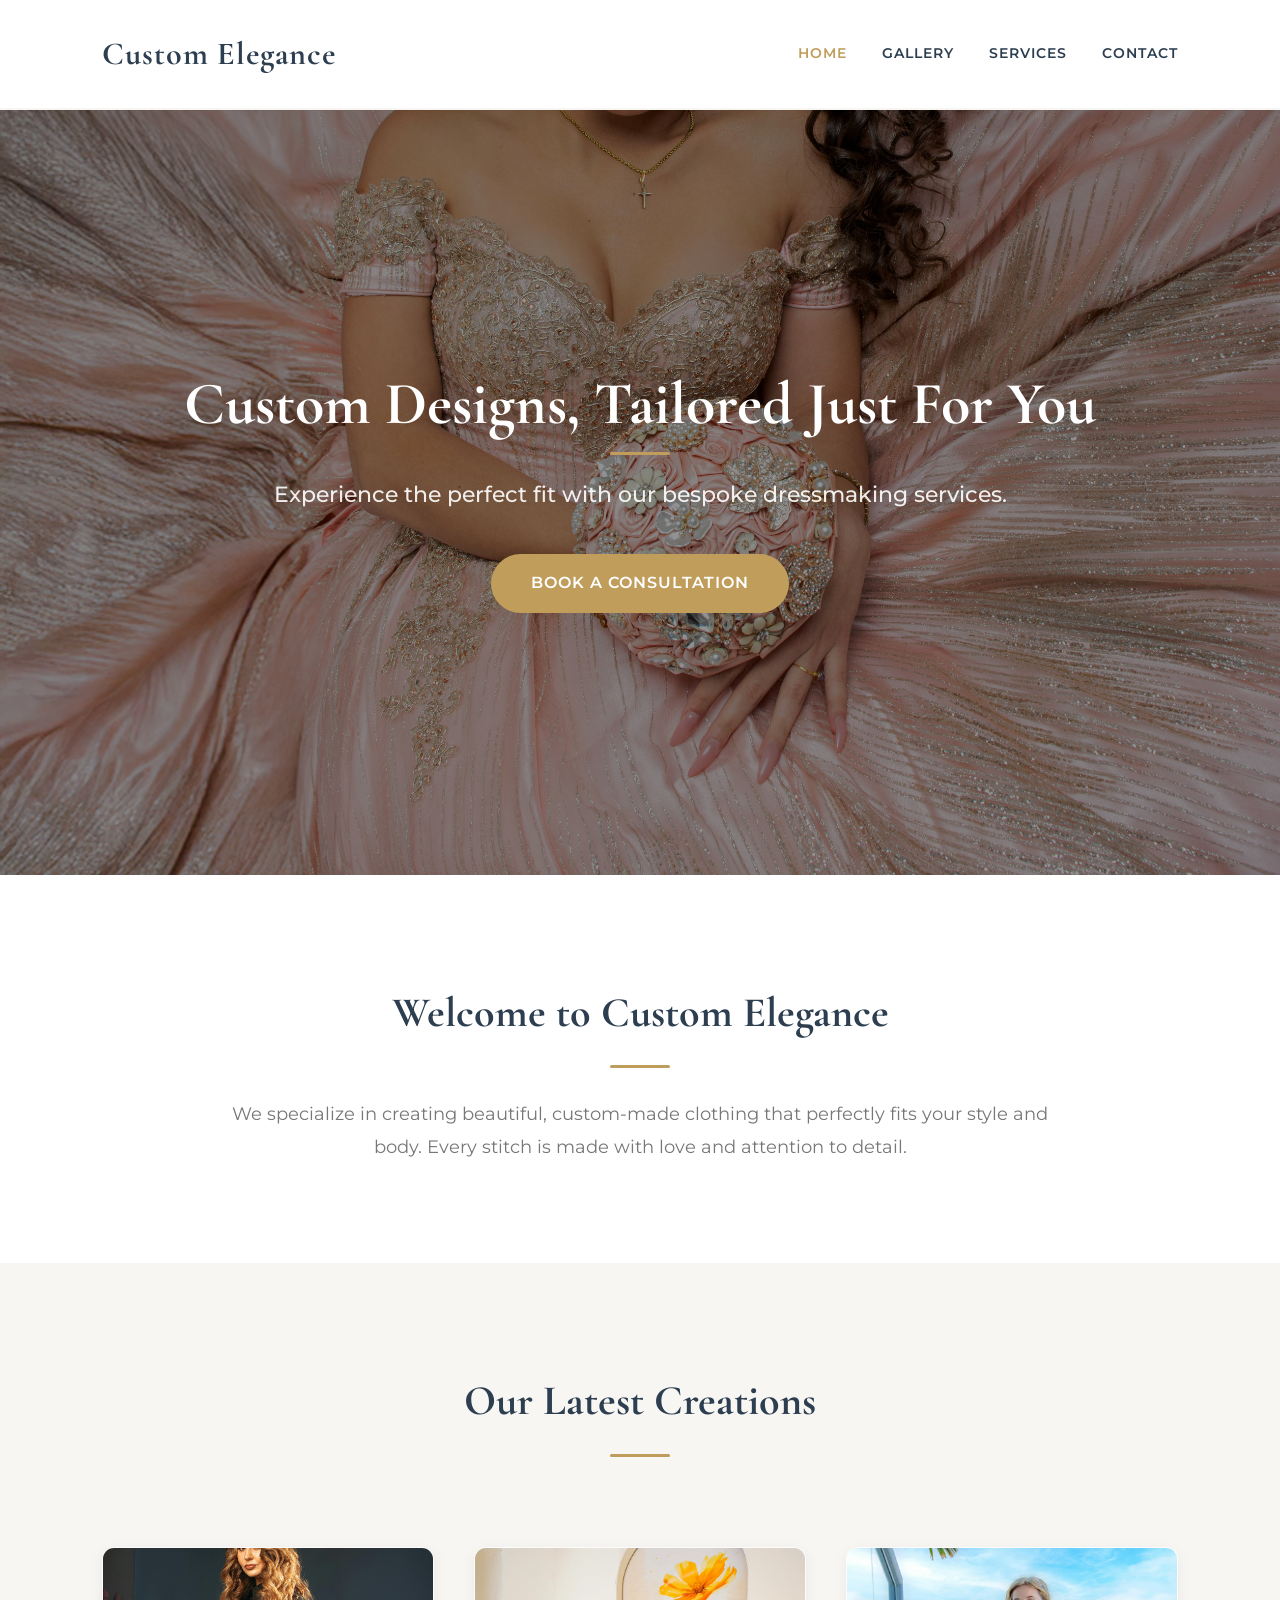
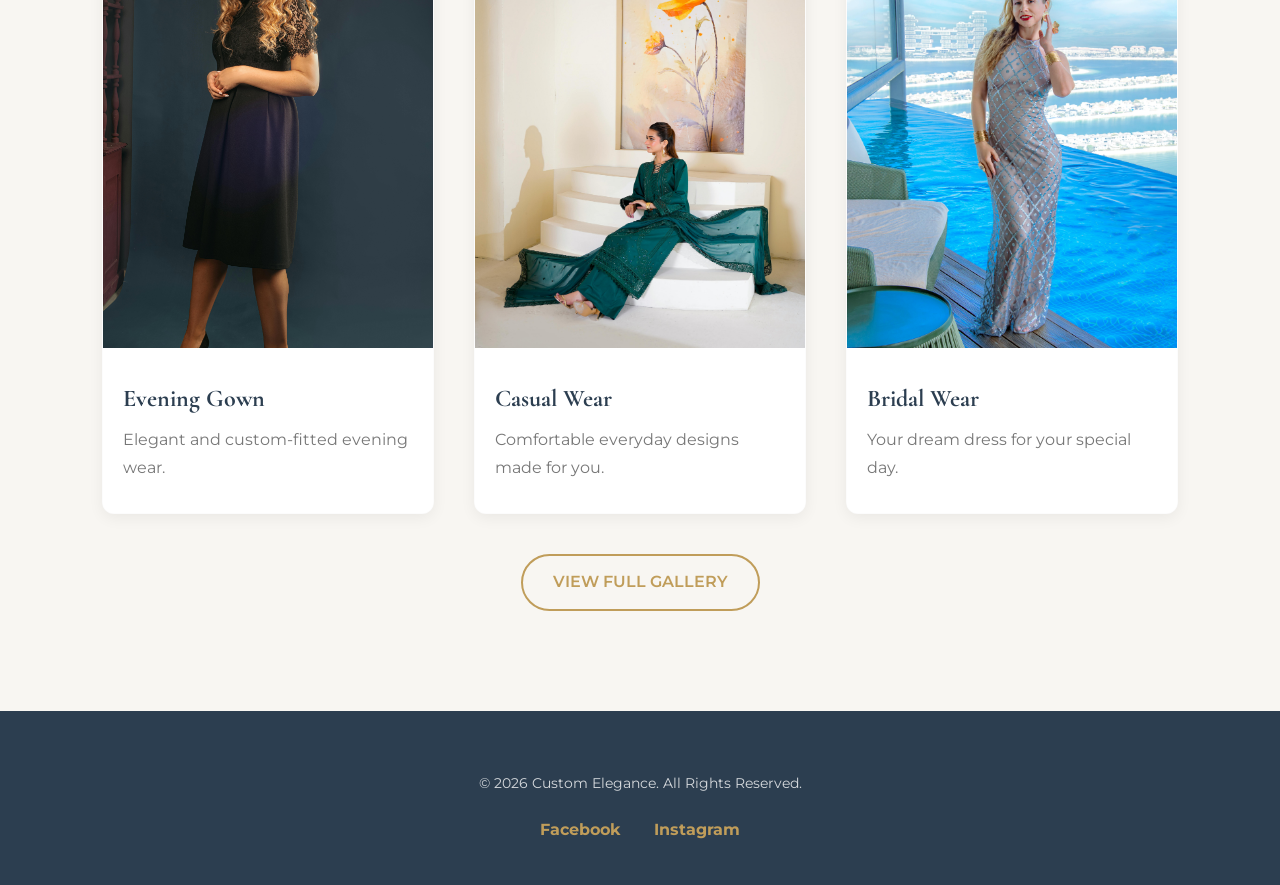
<file: index.html>
<!DOCTYPE html>
<html lang="en">
<head>
    <meta charset="UTF-8">
    <meta name="viewport" content="width=device-width, initial-scale=1.0">
    <title>Custom Elegance | Tailoring & Dressmaking</title>
    <link rel="stylesheet" href="style.css">
</head>
<body>

    <header>
        <div class="logo">
            <h1>Custom Elegance</h1>
        </div>
        <nav>
            <ul>
                <li><a href="index.html" class="active">Home</a></li>
                <li><a href="gallery.html">Gallery</a></li>
                <li><a href="services.html">Services</a></li>
                <li><a href="contact.html">Contact</a></li>
            </ul>
        </nav>
    </header>

    <main>
        
        <section id="hero">
            <div class="hero-content">
                <h2>Custom Designs, Tailored Just For You</h2>
                <p>Experience the perfect fit with our bespoke dressmaking services.</p>
                <a href="contact.html" class="btn">Book a Consultation</a>
            </div>
        </section>

        <section id="about">
            <h2>Welcome to Custom Elegance</h2>
            <p>We specialize in creating beautiful, custom-made clothing that perfectly fits your style and body. Every stitch is made with love and attention to detail.</p>
        </section>

        <section id="featured">
            <h2>Our Latest Creations</h2>
            <div class="grid-container">
                
                <div class="card">
                    <img src="images/dress1.jpg" alt="Evening Gown">
                    <h3>Evening Gown</h3>
                    <p>Elegant and custom-fitted evening wear.</p>
                </div>

                <div class="card">
                    <img src="images/dress2.jpg" alt="Casual Wear">
                    <h3>Casual Wear</h3>
                    <p>Comfortable everyday designs made for you.</p>
                </div>

                <div class="card">
                    <img src="images/dress3.jpg" alt="Bridal Wear">
                    <h3>Bridal Wear</h3>
                    <p>Your dream dress for your special day.</p>
                </div>

            </div>
            <a href="gallery.html" class="btn-secondary">View Full Gallery</a>
        </section>

    </main>

    <footer>
        <p>&copy; 2026 Custom Elegance. All Rights Reserved.</p>
        <div class="social-links">
            <a href="#">Facebook</a>
            <a href="#">Instagram</a>
        </div>
    </footer>

</body>
</html>
</file>
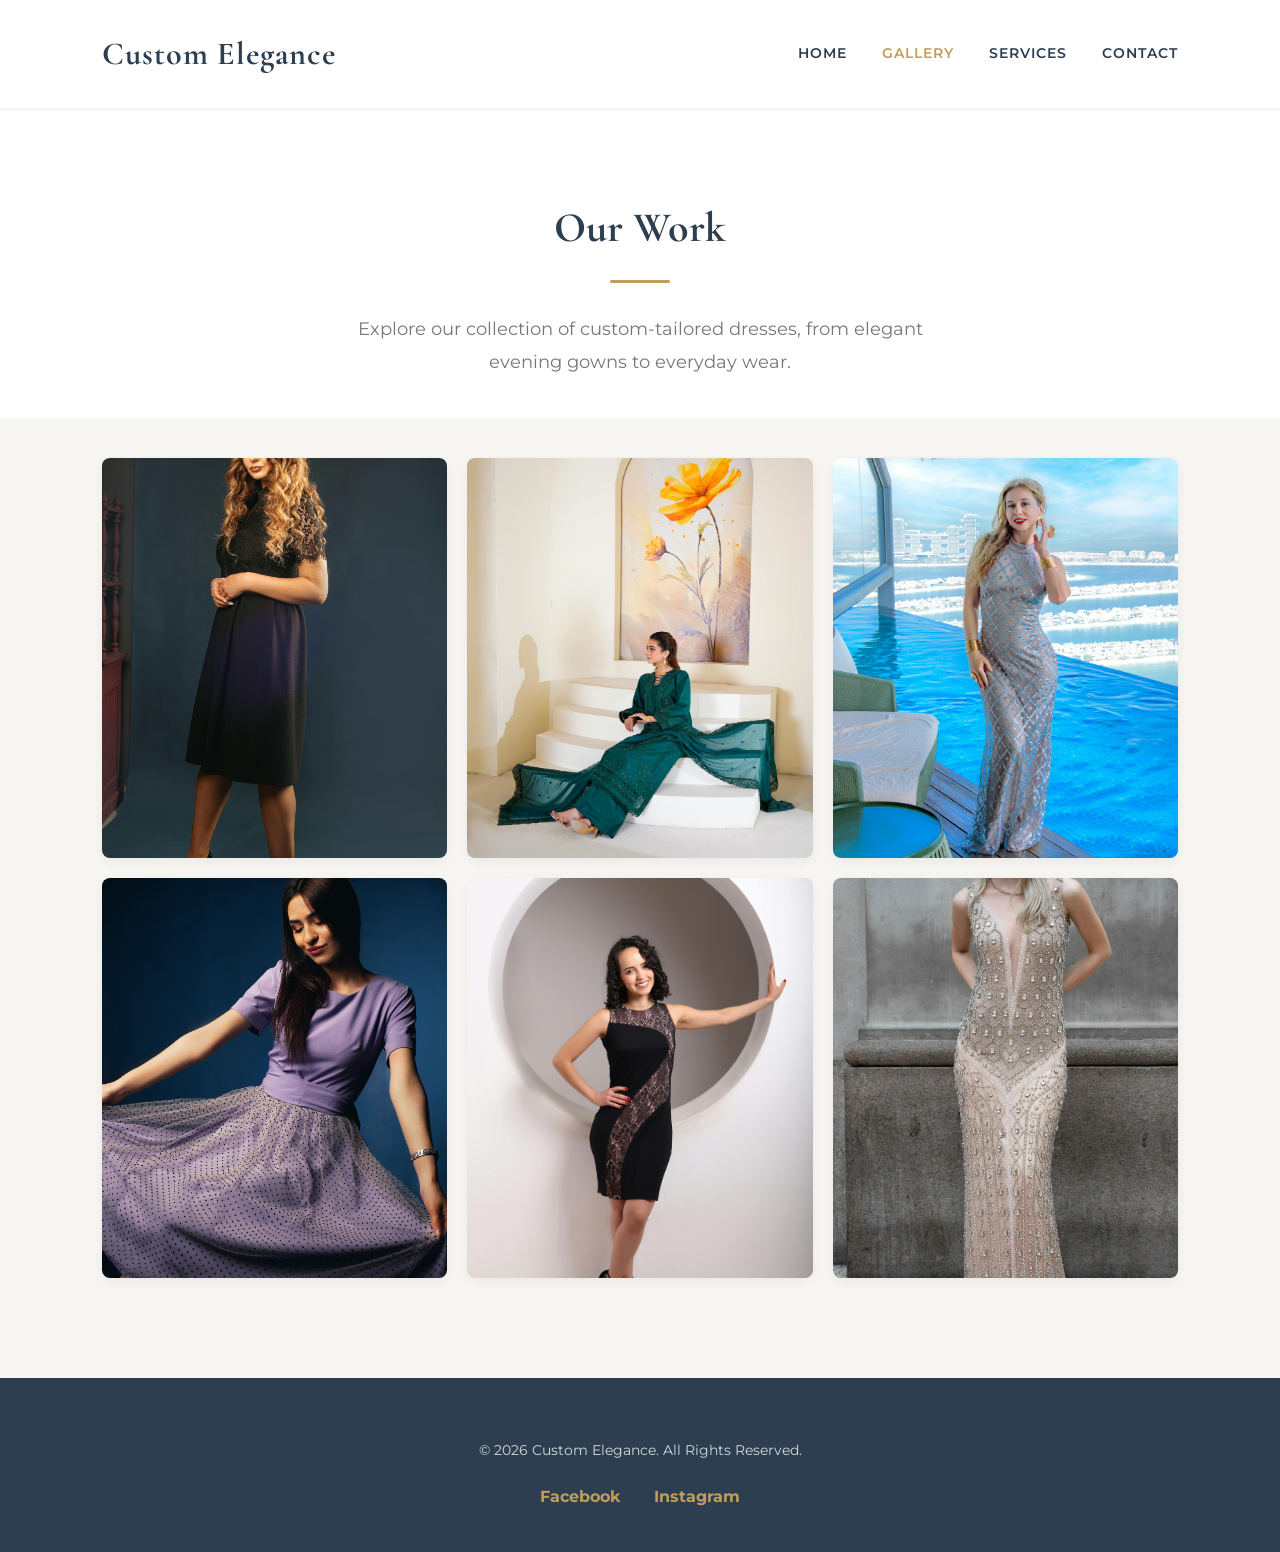
<file: gallery.html>
<!DOCTYPE html>
<html lang="en">
<head>
    <meta charset="UTF-8">
    <meta name="viewport" content="width=device-width, initial-scale=1.0">
    <title>Our Gallery | Custom Elegance</title>
    <link rel="stylesheet" href="style.css">
</head>
<body>

    <header>
        <div class="logo">
            <h1>Custom Elegance</h1>
        </div>
        <nav>
            <ul>
                <li><a href="index.html">Home</a></li>
                <li><a href="gallery.html" class="active">Gallery</a></li>
                <li><a href="services.html">Services</a></li>
                <li><a href="contact.html">Contact</a></li>
            </ul>
        </nav>
    </header>

    <main>
        
        <section id="gallery-header" class="page-header">
            <h2>Our Work</h2>
            <p>Explore our collection of custom-tailored dresses, from elegant evening gowns to everyday wear.</p>
        </section>

        <section id="photo-gallery">
            <div class="gallery-grid">
                <div class="gallery-item">
                    <img src="images/dress1.jpg" alt="Gallery Image 1">
                </div>
                <div class="gallery-item">
                    <img src="images/dress2.jpg" alt="Gallery Image 2">
                </div>
                <div class="gallery-item">
                    <img src="images/dress3.jpg" alt="Gallery Image 3">
                </div>
                <div class="gallery-item">
                    <img src="images/gallery1.jpg" alt="Gallery Image 4">
                </div>
                <div class="gallery-item">
                    <img src="images/gallery2.jpg" alt="Gallery Image 5">
                </div>
                <div class="gallery-item">
                    <img src="images/gallery3.jpg" alt="Gallery Image 6">
                </div>
            </div>
        </section>

    </main>

    <footer>
        <p>&copy; 2026 Custom Elegance. All Rights Reserved.</p>
        <div class="social-links">
            <a href="#">Facebook</a>
            <a href="#">Instagram</a>
        </div>
    </footer>

</body>
</html>
</file>
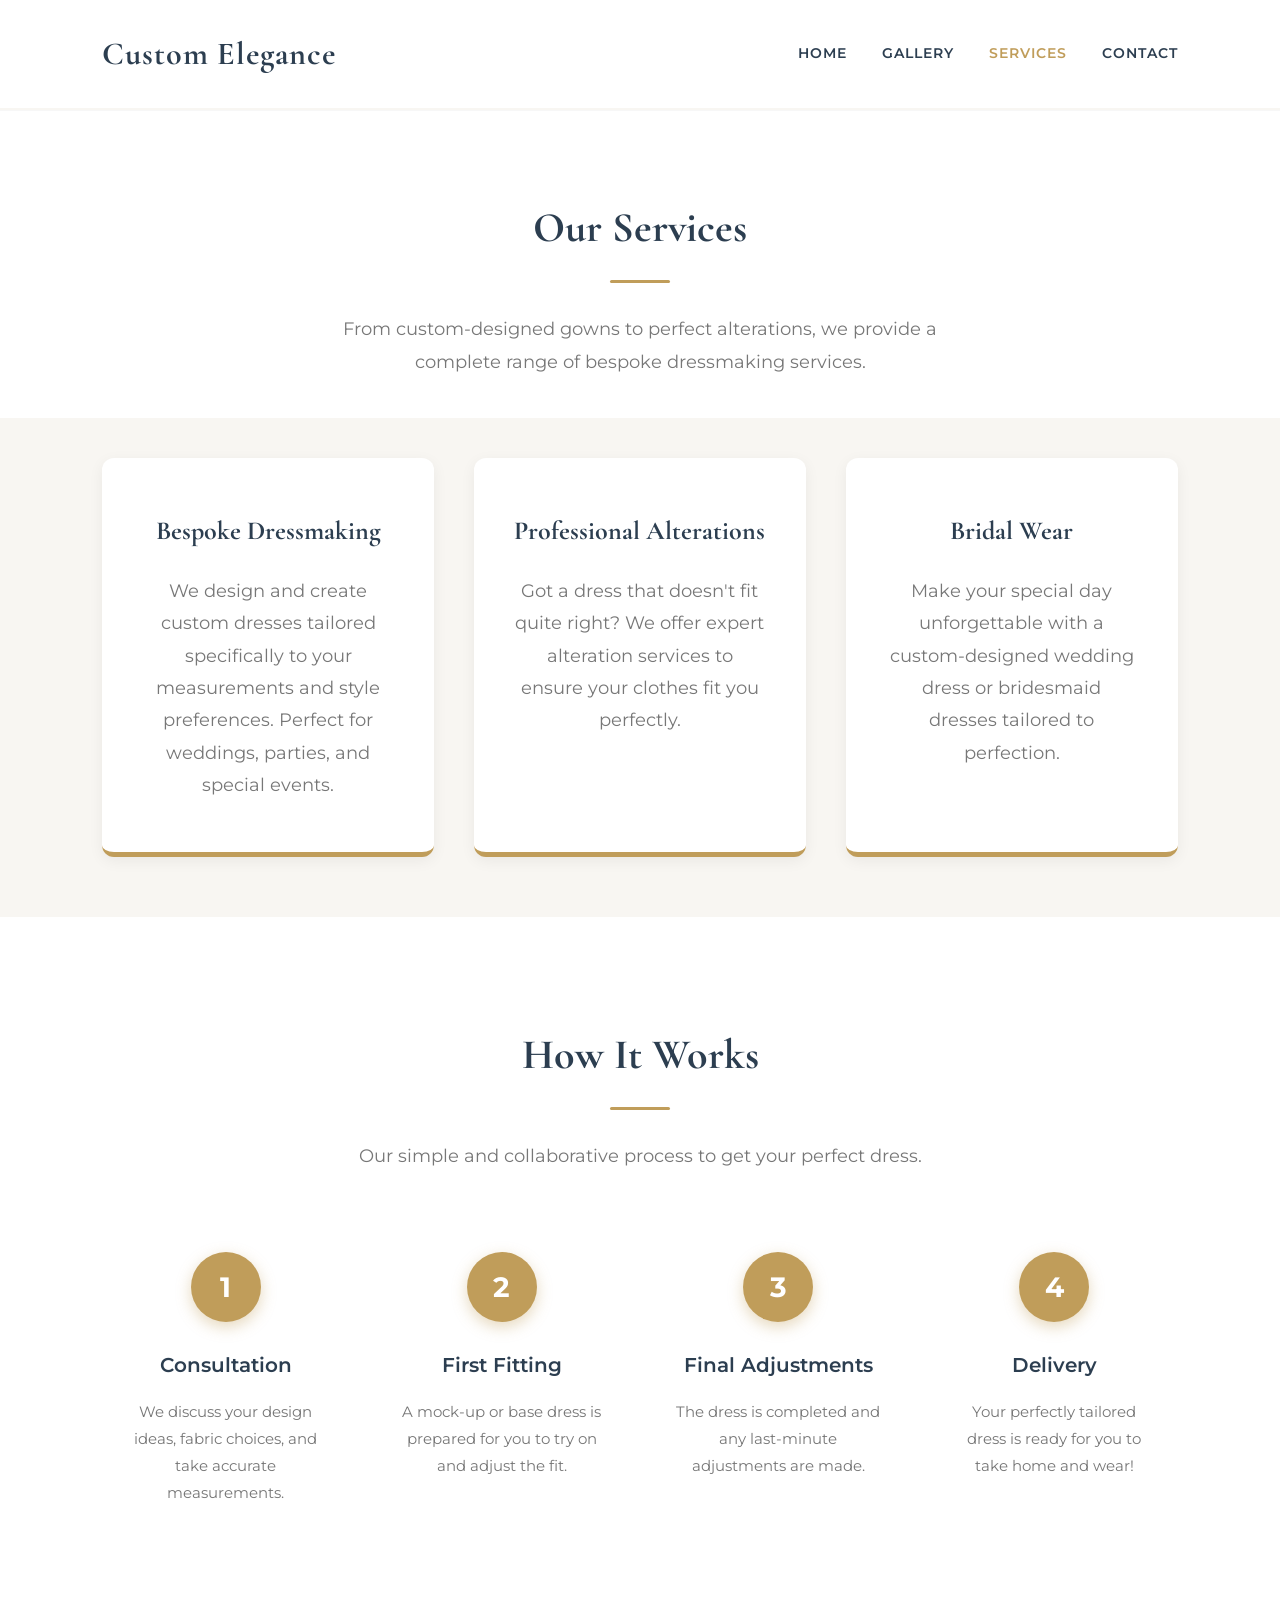
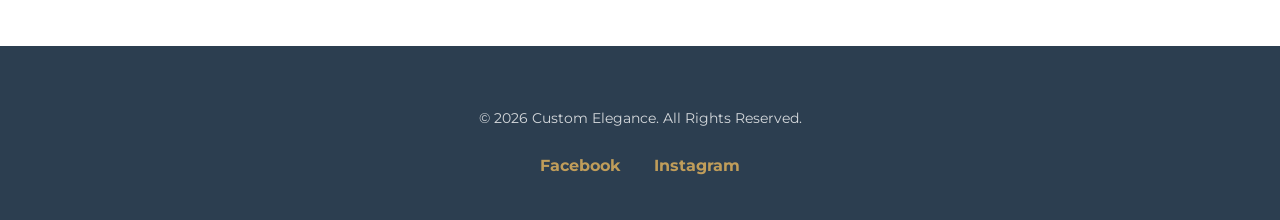
<file: services.html>
<!DOCTYPE html>
<html lang="en">
<head>
    <meta charset="UTF-8">
    <meta name="viewport" content="width=device-width, initial-scale=1.0">
    <title>Our Services | Custom Elegance</title>
    <link rel="stylesheet" href="style.css">
</head>
<body>

    <header>
        <div class="logo">
            <h1>Custom Elegance</h1>
        </div>
        <nav>
            <ul>
                <li><a href="index.html">Home</a></li>
                <li><a href="gallery.html">Gallery</a></li>
                <li><a href="services.html" class="active">Services</a></li>
                <li><a href="contact.html">Contact</a></li>
            </ul>
        </nav>
    </header>

    <main>
        
        <section class="page-header">
            <h2>Our Services</h2>
            <p>From custom-designed gowns to perfect alterations, we provide a complete range of bespoke dressmaking services.</p>
        </section>

        <section id="services-list">
            <div class="services-container">
                
                <div class="service-box">
                    <h3>Bespoke Dressmaking</h3>
                    <p>We design and create custom dresses tailored specifically to your measurements and style preferences. Perfect for weddings, parties, and special events.</p>
                </div>

                <div class="service-box">
                    <h3>Professional Alterations</h3>
                    <p>Got a dress that doesn't fit quite right? We offer expert alteration services to ensure your clothes fit you perfectly.</p>
                </div>

                <div class="service-box">
                    <h3>Bridal Wear</h3>
                    <p>Make your special day unforgettable with a custom-designed wedding dress or bridesmaid dresses tailored to perfection.</p>
                </div>

            </div>
        </section>

        <section id="our-process">
            <h2>How It Works</h2>
            <p>Our simple and collaborative process to get your perfect dress.</p>
            
            <div class="process-steps">
                <div class="step">
                    <div class="step-number">1</div>
                    <h4>Consultation</h4>
                    <p>We discuss your design ideas, fabric choices, and take accurate measurements.</p>
                </div>
                <div class="step">
                    <div class="step-number">2</div>
                    <h4>First Fitting</h4>
                    <p>A mock-up or base dress is prepared for you to try on and adjust the fit.</p>
                </div>
                <div class="step">
                    <div class="step-number">3</div>
                    <h4>Final Adjustments</h4>
                    <p>The dress is completed and any last-minute adjustments are made.</p>
                </div>
                <div class="step">
                    <div class="step-number">4</div>
                    <h4>Delivery</h4>
                    <p>Your perfectly tailored dress is ready for you to take home and wear!</p>
                </div>
            </div>
        </section>

    </main>

    <footer>
        <p>&copy; 2026 Custom Elegance. All Rights Reserved.</p>
        <div class="social-links">
            <a href="#">Facebook</a>
            <a href="#">Instagram</a>
        </div>
    </footer>

</body>
</html>
</file>
<file: style.css>
/* =========================================
   GENERAL STYLES & LAYOUT (Okkoma Pages Walata)
   ========================================= */

/* Google Fonts */
@import url('https://fonts.googleapis.com/css2?family=Cormorant+Garamond:wght@600;700&family=Montserrat:wght@400;500;600&display=swap');

/* Root Variables */
:root {
    --primary-color: #2c3e50; 
    --accent-color: #c09d5a;  
    --accent-hover: #a68146;  
    --bg-color: #ffffff;      
    --bg-alt: #f8f6f2;        
    --text-main: #333333;     
    --text-light: #777777;    
    --shadow-soft: 0 4px 15px rgba(0,0,0,0.06); 
    --shadow-strong: 0 15px 40px rgba(0,0,0,0.1);
}

/* Basic Reset */
* {
    margin: 0;
    padding: 0;
    box-sizing: border-box;
}

body {
    background-color: var(--bg-alt); /* Site eke general background eka poddak light grey kala */
    color: var(--text-main);
    font-family: 'Montserrat', sans-serif; 
    line-height: 1.8; 
    overflow-x: hidden; 
}

h1, h2, h3 {
    font-family: 'Cormorant Garamond', serif; 
    font-weight: 700;
}

a {
    text-decoration: none;
    transition: all 0.3s ease;
}

/* =========================================
   HEADER & NAVIGATION
   ========================================= */
header {
    background-color: rgba(255, 255, 255, 0.98); 
    padding: 25px 8%; 
    display: flex;
    justify-content: space-between;
    align-items: center;
    box-shadow: 0 1px 0 rgba(0,0,0,0.03); 
    position: sticky;
    top: 0;
    z-index: 1000;
    border-bottom: 2px solid var(--bg-alt);
}

header .logo h1 {
    color: var(--primary-color);
    font-size: 32px;
    letter-spacing: 1px;
}

nav ul {
    list-style: none;
    display: flex;
    gap: 35px; 
}

nav ul li a {
    color: var(--primary-color);
    font-weight: 600;
    font-size: 14px; 
    text-transform: uppercase;
    letter-spacing: 1px;
}

nav ul li a:hover,
nav ul li a.active { 
    color: var(--accent-color);
}

/* =========================================
   HOME PAGE STYLES
   ========================================= */

/* Hero Section */
#hero {
    background-image: url('images/hero.jpg'); 
    background-color: var(--primary-color); 
    background-size: cover;
    background-position: center;
    height: 85vh; 
    display: flex;
    justify-content: center;
    align-items: center;
    text-align: center;
    padding: 20px;
    position: relative; 
}

#hero::after {
    content: '';
    position: absolute;
    top: 0;
    left: 0;
    width: 100%;
    height: 100%;
    background-color: rgba(0, 0, 0, 0.4); 
    z-index: 1;
}

.hero-content {
    position: relative;
    z-index: 2; 
}

.hero-content h2 {
    font-size: 60px; 
    color: #ffffff; 
    margin-bottom: 20px;
    line-height: 1.1;
}

.hero-content p {
    font-size: 22px;
    margin-bottom: 40px;
    color: rgba(255, 255, 255, 0.9);
    font-weight: 500;
}

/* Buttons */
.btn {
    background-color: var(--accent-color);
    color: #ffffff;
    padding: 15px 40px; 
    font-size: 16px;
    font-weight: 600;
    border-radius: 50px; 
    text-transform: uppercase;
    letter-spacing: 1px;
    border: none;
    cursor: pointer;
    display: inline-block;
}

.btn:hover {
    background-color: var(--accent-hover);
    transform: translateY(-2px); 
    box-shadow: 0 5px 15px rgba(192, 157, 90, 0.3); 
}

.btn-secondary {
    display: inline-block;
    margin-top: 40px;
    padding: 12px 30px;
    border: 2px solid var(--accent-color);
    color: var(--accent-color);
    border-radius: 50px;
    font-weight: 600;
    text-transform: uppercase;
}

.btn-secondary:hover {
    background-color: var(--accent-color);
    color: #ffffff;
}

/* General Sections */
section {
    padding: 100px 8%; 
    text-align: center;
}

#about {
    background-color: #ffffff;
}

#featured {
    background-color: var(--bg-alt); 
}

section h2 {
    font-size: 42px; 
    color: var(--primary-color);
    margin-bottom: 30px;
    position: relative;
    display: inline-block; 
}

section h2::after {
    content: '';
    display: block;
    width: 60px;
    height: 3px;
    background-color: var(--accent-color);
    margin: 15px auto 0;
    border-radius: 2px;
}

section p {
    color: var(--text-light);
    font-size: 18px;
    margin-bottom: 20px;
}

#about p {
    max-width: 850px;
    margin: 0 auto;
}

/* Featured Designs Grid */
.grid-container {
    display: grid;
    grid-template-columns: repeat(auto-fit, minmax(300px, 1fr));
    gap: 40px; 
    margin-top: 60px;
}

.card {
    background: #ffffff;
    border-radius: 12px; 
    overflow: hidden; 
    box-shadow: var(--shadow-soft); 
    transition: all 0.4s ease; 
    border: 1px solid rgba(0,0,0,0.01); 
    text-align: left; 
    padding-bottom: 10px;
}

.card:hover {
    transform: translateY(-8px); 
    box-shadow: 0 10px 30px rgba(0,0,0,0.1); 
}

.card img {
    width: 100%;
    height: 400px; 
    object-fit: cover;
    background-color: #f0f0f0; 
}

.card h3 {
    padding: 20px 20px 5px 20px;
    font-size: 24px;
    color: var(--primary-color);
}

.card p {
    padding: 0 20px 20px 20px;
    font-size: 16px;
    margin-bottom: 0;
}

/* =========================================
   GALLERY PAGE STYLES
   ========================================= */
.page-header {
    background-color: #ffffff;
    padding: 80px 8% 40px 8%;
}

.page-header p {
    max-width: 600px;
    margin: 0 auto;
}

#photo-gallery {
    padding-top: 40px; 
}

.gallery-grid {
    display: grid;
    grid-template-columns: repeat(auto-fill, minmax(300px, 1fr));
    gap: 20px; 
    max-width: 1200px;
    margin: 0 auto;
}

.gallery-item {
    border-radius: 8px;
    overflow: hidden;
    position: relative;
    box-shadow: var(--shadow-soft);
    cursor: pointer; 
}

.gallery-item img {
    width: 100%;
    height: 400px;
    object-fit: cover; 
    transition: transform 0.5s ease; 
    display: block;
}

.gallery-item:hover img {
    transform: scale(1.05); 
}

/* =========================================
   CONTACT PAGE STYLES (Full-width Curved Banner)
   ========================================= */

/* Banner Container Eka */
#contact-banner.banner-section {
    background-image: none; 
    background-color: transparent; 
    height: auto;
    padding: 0; /* Sampurna palalata yanna padding ain kara */
    display: block;
    text-align: center;
    margin-bottom: 60px;
}

#contact-banner.banner-section::after {
    display: none;
}

/* Full-width Curved Banner Eka */
#contact-banner .banner-content {
    background-image: url('images/contact-banner.jpg'); 
    background-size: cover;
    background-position: center;
    width: 100%; 
    max-width: none; 
    margin: 0;
    padding: 40px 20px; /* Uda saha yata idakada */
    border-radius: 0 0 80px 80px; /* Yatin vitharak loku curve ekak */
    box-shadow: var(--shadow-strong); 
    position: relative;
    overflow: hidden; 
}

/* Box eka athule image eka uda dark shade eka */
#contact-banner .banner-content::after {
    content: '';
    position: absolute;
    top: 0;
    left: 0;
    width: 100%;
    height: 100%;
    background-color: rgba(0, 0, 0, 0.4); /* Akuru penna podi dark shade ekak */
    z-index: 1;
}

/* Banner eke Text Styles */
#contact-banner .banner-content h2,
#contact-banner .banner-content p {
    position: relative;
    z-index: 2; 
    color: #ffffff;
}

#contact-banner .banner-content h2 {
    font-size: 55px; 
    margin-bottom: 15px;
}

#contact-banner .banner-content h2::after {
    display: none; 
}

#contact-banner .banner-content p {
    font-size: 20px;
    max-width: 700px;
    margin: 0 auto;
    color: rgba(255, 255, 255, 0.95);
}

/* Contact Info saha Form Container */
#contact-section {
    padding-top: 0px;
    padding-bottom: 80px;
}

.contact-container {
    display: flex;
    flex-wrap: wrap; 
    max-width: 1100px;
    margin: 0 auto;
    background-color: #ffffff;
    border-radius: 12px;
    box-shadow: var(--shadow-strong);
    overflow: hidden; 
}

.contact-info {
    flex: 1;
    min-width: 300px;
    background-color: var(--primary-color); 
    color: #ffffff; 
    padding: 50px 40px;
}

.contact-form {
    flex: 1.5; 
    min-width: 300px;
    padding: 50px 40px;
    background-color: #ffffff;
}

.contact-info h3 {
    color: var(--accent-color);
    margin-bottom: 25px;
    font-size: 32px;
}

.contact-info p {
    margin-bottom: 15px;
    font-size: 16px;
    color: rgba(255, 255, 255, 0.9); 
}

.business-hours {
    margin-top: 30px;
    padding-top: 20px;
    border-top: 1px solid rgba(255, 255, 255, 0.2); 
}

.business-hours h4 {
    color: var(--accent-color);
    margin-bottom: 15px;
    font-family: 'Montserrat', sans-serif;
}

.contact-form h3 {
    color: var(--primary-color);
    margin-bottom: 25px;
    font-size: 28px;
}

.form-group {
    margin-bottom: 20px;
}

.form-group label {
    display: block;
    margin-bottom: 8px;
    font-weight: 600;
    font-size: 14px;
    color: var(--primary-color);
}

.form-group input, 
.form-group textarea {
    width: 100%;
    padding: 15px;
    border: 1px solid #cccccc;
    border-radius: 6px;
    font-family: 'Montserrat', sans-serif;
    font-size: 15px;
    background-color: #fcfcfc;
    transition: border-color 0.3s ease;
}

.form-group input:focus, 
.form-group textarea:focus {
    outline: none;
    border-color: var(--accent-color);
    box-shadow: 0 0 5px rgba(192, 157, 90, 0.2);
}

.contact-form .btn {
    width: 100%;
    margin-top: 10px;
}

/* =========================================
   FOOTER
   ========================================= */
footer {
    background-color: var(--primary-color);
    color: rgba(255, 255, 255, 0.8);
    text-align: center;
    padding: 60px 8% 40px 8%;
    font-size: 14px;
}

footer p {
    margin-bottom: 10px;
}

footer .social-links {
    margin-top: 20px;
}

footer .social-links a {
    color: var(--accent-color);
    margin: 0 15px;
    font-weight: bold;
    font-size: 16px;
}

footer .social-links a:hover {
    color: #ffffff;
}


/* =========================================
   SERVICES PAGE STYLES
   ========================================= */

#services-list {
    padding-top: 40px;
    padding-bottom: 60px;
}

.services-container {
    display: flex;
    flex-wrap: wrap;
    gap: 40px;
    justify-content: center;
    max-width: 1200px;
    margin: 0 auto;
}

.service-box {
    background-color: #ffffff;
    padding: 50px 40px;
    border-radius: 12px;
    box-shadow: var(--shadow-soft);
    flex: 1;
    min-width: 320px;
    text-align: center;
    border-bottom: 5px solid var(--accent-color); /* Yatin lassana gold line ekak */
    transition: transform 0.4s ease, box-shadow 0.4s ease;
}

.service-box:hover {
    transform: translateY(-10px);
    box-shadow: var(--shadow-strong);
}

.service-box h3 {
    color: var(--primary-color);
    margin-bottom: 20px;
    font-size: 26px;
}

.service-box p {
    color: var(--text-light);
    margin-bottom: 0;
}

/* Our Process Section */
#our-process {
    background-color: #ffffff; /* Sudu background eka */
}

.process-steps {
    display: flex;
    flex-wrap: wrap;
    justify-content: center;
    gap: 30px;
    margin-top: 60px;
    max-width: 1200px;
    margin-left: auto;
    margin-right: auto;
}

.step {
    flex: 1;
    min-width: 220px;
    text-align: center;
    padding: 20px;
}

.step-number {
    width: 70px;
    height: 70px;
    background-color: var(--accent-color);
    color: #ffffff;
    font-size: 28px;
    font-weight: bold;
    border-radius: 50%;
    display: flex;
    align-items: center;
    justify-content: center;
    margin: 0 auto 25px auto;
    box-shadow: 0 5px 15px rgba(192, 157, 90, 0.4); /* Gold shadow ekak */
}

.step h4 {
    color: var(--primary-color);
    margin-bottom: 15px;
    font-family: 'Montserrat', sans-serif;
    font-size: 20px;
    font-weight: 600;
}

.step p {
    font-size: 15px;
}

/* =========================================
   MOBILE RESPONSIVENESS (Phone ekata galapenna)
   ========================================= */
@media (max-width: 768px) {
    /* Pituwe idakada (padding) adu kirima */
    section {
        padding: 60px 5%; 
    }

    /* Menu bar eka yatin yatata genima */
    header {
        flex-direction: column;
        padding: 15px 5%;
    }
    
    header .logo h1 {
        font-size: 26px;
        margin-bottom: 15px;
    }

    nav ul {
        flex-wrap: wrap;
        justify-content: center;
        gap: 15px;
    }

    /* Home Page Hero Section eke akuru podi kirima */
    .hero-content h2 {
        font-size: 35px;
    }
    
    .hero-content p {
        font-size: 16px;
        margin-bottom: 25px;
    }

    /* Contact Page Banner eka phone ekata galapenna podi kirima */
    #contact-banner .banner-content {
        padding: 60px 15px;
        border-radius: 0 0 30px 30px; /* Curve eka podi kara */
    }
    
    #contact-banner .banner-content h2 {
        font-size: 35px;
    }
    
    #contact-banner .banner-content p {
        font-size: 16px;
    }

    /* Contact Info & Form eke athule idakada adu kirima */
    .contact-info, .contact-form {
        padding: 30px 20px;
    }
    
    /* Samanya Headings podi kirima */
    section h2 {
        font-size: 30px;
    }

    /* Process steps wala box tika podi kirima */
    .process-steps {
        gap: 20px;
    }
}
</file>
